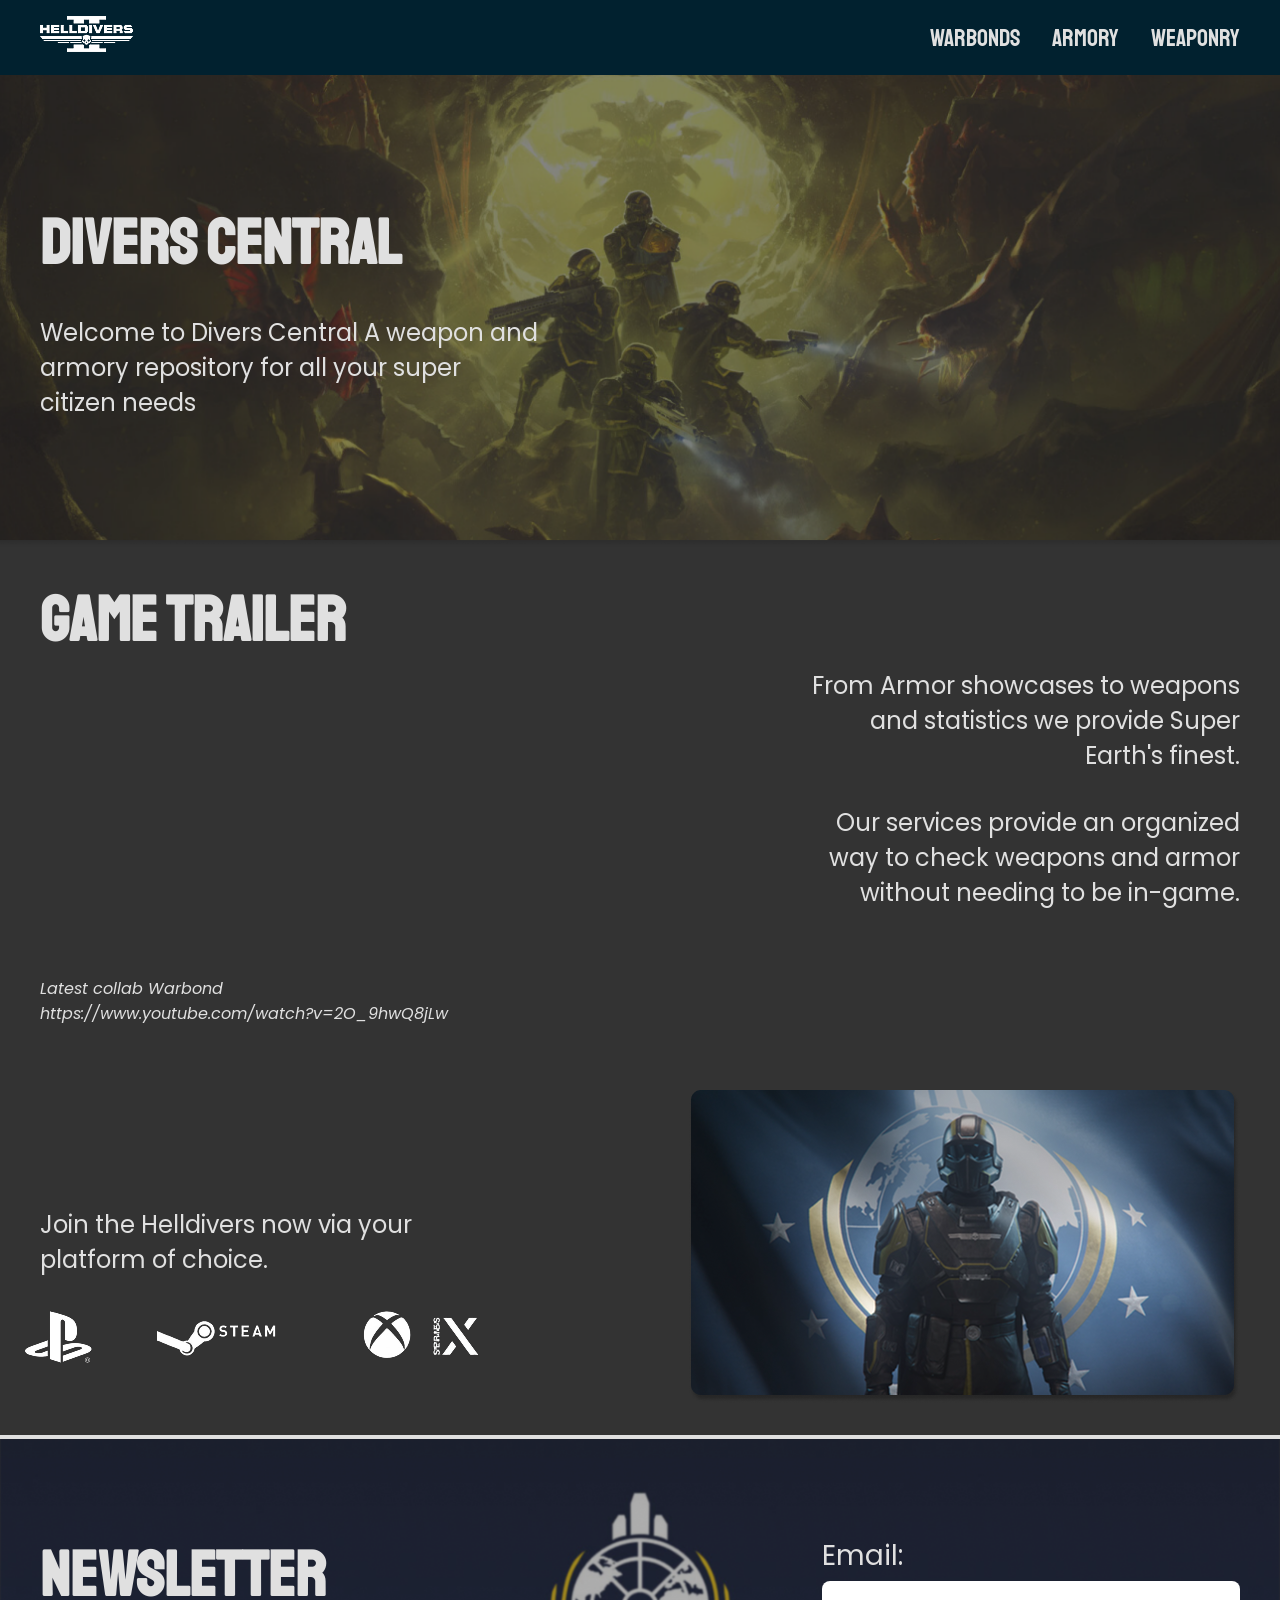
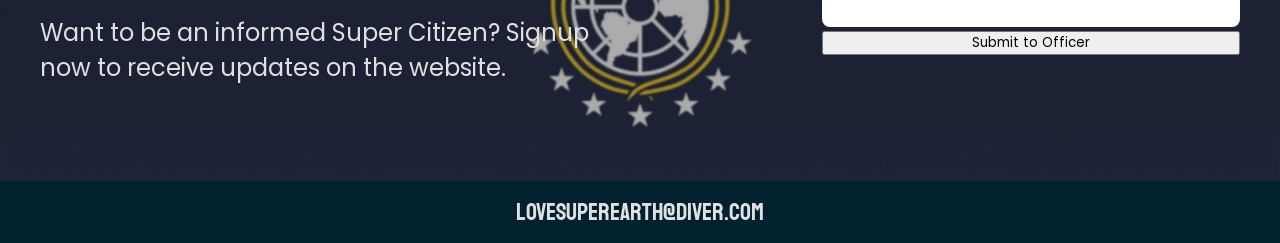
<file: index.html>
<!doctype html>
<html lang="en">
  <head>
    <meta charset="UTF-8" />
    <meta http-equiv="X-UA-Compatible" content="IE=edge" />
    <meta name="viewport" content="width=device-width, initial-scale=1" />
    <title>Divers Central</title>
    <link rel="stylesheet" href="./css/styles.css" />
    <link href="https://fonts.googleapis.com/icon?family=Material+Icons" rel="stylesheet">
    <link rel="stylesheet" href="https://fonts.googleapis.com/css2?family=Material+Symbols+Outlined:opsz,wght,FILL,GRAD@20..48,100..700,0..1,-50..200&icon_names=close,menu" />
    <link rel="icon" type="image/png" sizes="180x180" href="./img/logo.png">
  </head>
  <body>
    <header class="header">
      <div class="header__container">
        <a class="header__link" href="./index.html"><img class="header__logo" src="./img/logo.png" /></a>
        <nav class="header__nav" id="nav-pad">
          <ul class="header__list">
            <li class="header__list-item">
              <a class="header__link" href="./warbonds.html">WARBONDS</a>
            </li>
            <li class="header__list-item">
              <a class="header__link" href="./armory.html">ARMORY</a>
            </li>
            <li class="header__list-item">
              <a class="header__link" href="./weaponry.html">WEAPONRY</a>
            </li>
          </ul>
          <span class="header__exit material-symbols-outlined" id="erase">
          close
          </span>
        </nav>
        <span class="header__hamburger material-symbols-outlined" id="burgur">
        menu
        </span>
      </div>
    </header>
    <main class="main">
      <section class="hero">
        <div class="hero__container">
          <div class="hero__text">
            <h1 class="hero__heading">DIVERS CENTRAL</h1>
            <p class="hero__description">
              Welcome to Divers Central A weapon and armory repository for all your super citizen needs
            </p>
          </div>
        </div>
      </section>
      <section class="trailer">
        <div class="trailer__container">
          <h2 class="trailer__heading">GAME TRAILER</h2>
          <figure class="trailer__figure">
            <iframe
              class="trailer__iframe"
              width="550"
              height="300"
              src="https://www.youtube.com/embed/2O_9hwQ8jLw?si=bhLtDouCb4Htl7Zl"
              title="YouTube video player"
              frameborder="0"
              allow="accelerometer; autoplay; clipboard-write; encrypted-media; gyroscope; picture-in-picture; web-share"
              referrerpolicy="strict-origin-when-cross-origin"
              allowfullscreen
            ></iframe>
            <figcaption class="trailer__caption">
              <p class="trailer__text">
                From Armor showcases to weapons and statistics we provide Super Earth's finest.
              </p>
              <p class="trailer__text">
                Our services provide an organized way to check weapons and armor without needing to be in-game.
              </p>
            </figcaption>
          </figure>
          <div class="trailer__description">
            Latest collab Warbond<br />
            <a
              class="trailer__link"
              href="https://www.youtube.com/watch?v=2O_9hwQ8jLw"
              target="_blank"
              rel="noreferrer"
            >
              https://www.youtube.com/watch?v=2O_9hwQ8jLw
            </a>
          </div>
        </div>
      </section>
      <section class="platform">
        <div class="platform__container">
          <figure class="platform__figure">
            <img class="platform__image" src="./img/john-helldiver.png" alt="John Helldivers" />
            <figcaption class="platform__figcaption">
              <p class="platform__text">Join the Helldivers now via your platform of choice.</p>
              <ul class="platform__list">
                <li class="platform__list-item">
                  <a class="platform__link" href="https://www.playstation.com/en-ph/games/helldivers-2"
                    ><img class="platform__icon" src="./img/dc-ps-logo.png" alt="playstation-logo"
                  /></a>
                </li>
                <li class="platform__list-item">
                  <a class="platform__link" href="https://store.steampowered.com/app/553850/HELLDIVERS_2"
                    ><img class="platform__icon" src="./img/dc-steam-logo.png" alt="playstation-logo"
                  /></a>
                </li>
                <li class="platform__list-item">
                  <a class="platform__link" href="https://www.playstation.com/en-ph/games/helldivers-2"
                    ><img class="platform__icon" src="./img/xbox-logo.png" alt="xbox-logo"
                  /></a>
                </li>
              </ul>
            </figcaption>
          </figure>
        </div>
      </section>
      <section class="newsletter">
        <div class="newsletter__container">
          <div class="newsletter__description">
            <h2 class="newsletter__heading">NEWSLETTER</h2>
            <p class="newsletter__description">
              Want to be an informed Super Citizen? Signup now to receive updates on the website.
            </p>
          </div>
          <form class="newsletter__form">
            <div class="newsletter__field">
              <label class="newsletter__label" for="email">Email: </label>
              <input id="email" class="newsletter__input" />

              <button class="newsletter__button" type="submit">Submit to Officer</button>
            </div>
          </form>
        </div>
      </section>
    </main>
    <footer class="footer">
      <div class="footer__container">
        <a class="footer__link" href="mailto:lovesuperearth@diver.com">LOVESUPEREARTH@DIVER.COM</a>
      </div>
    </footer>
    <script src="./js/script.js"></script>
  </body>
</html>
</file>
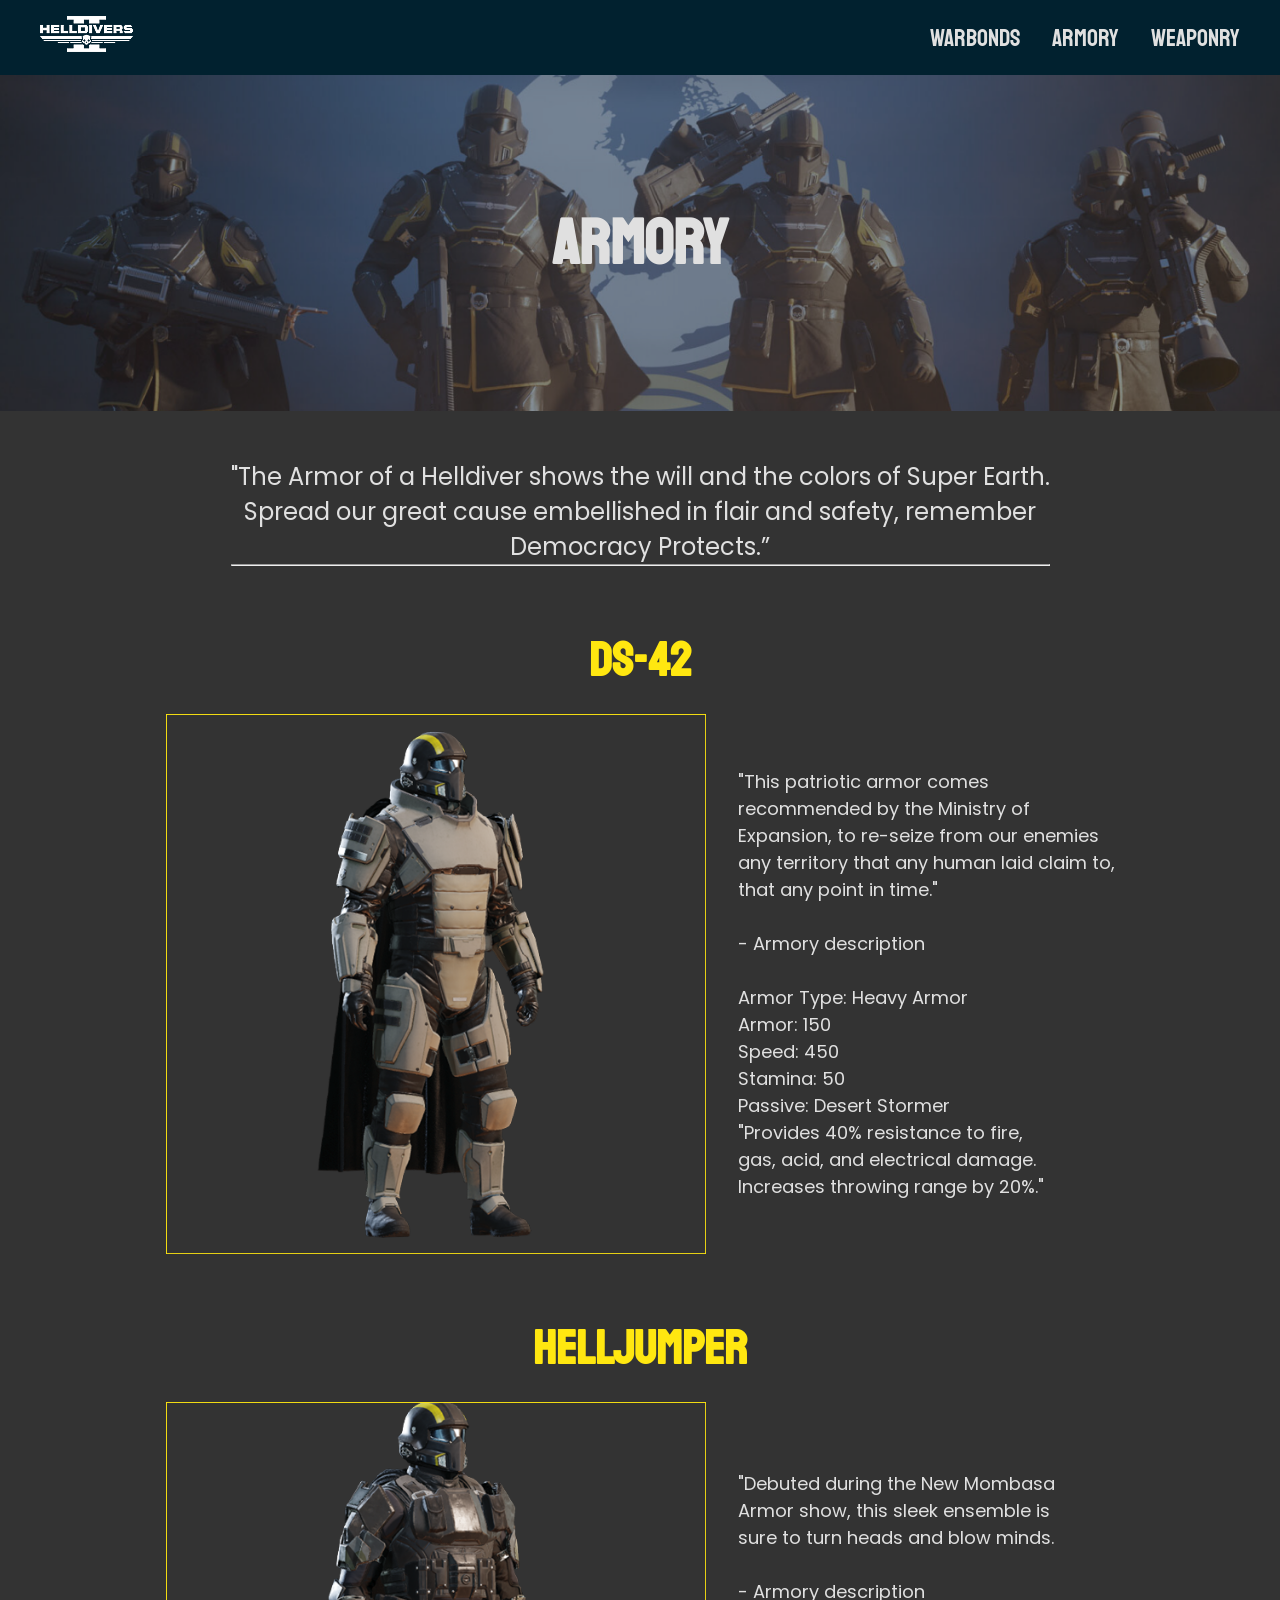
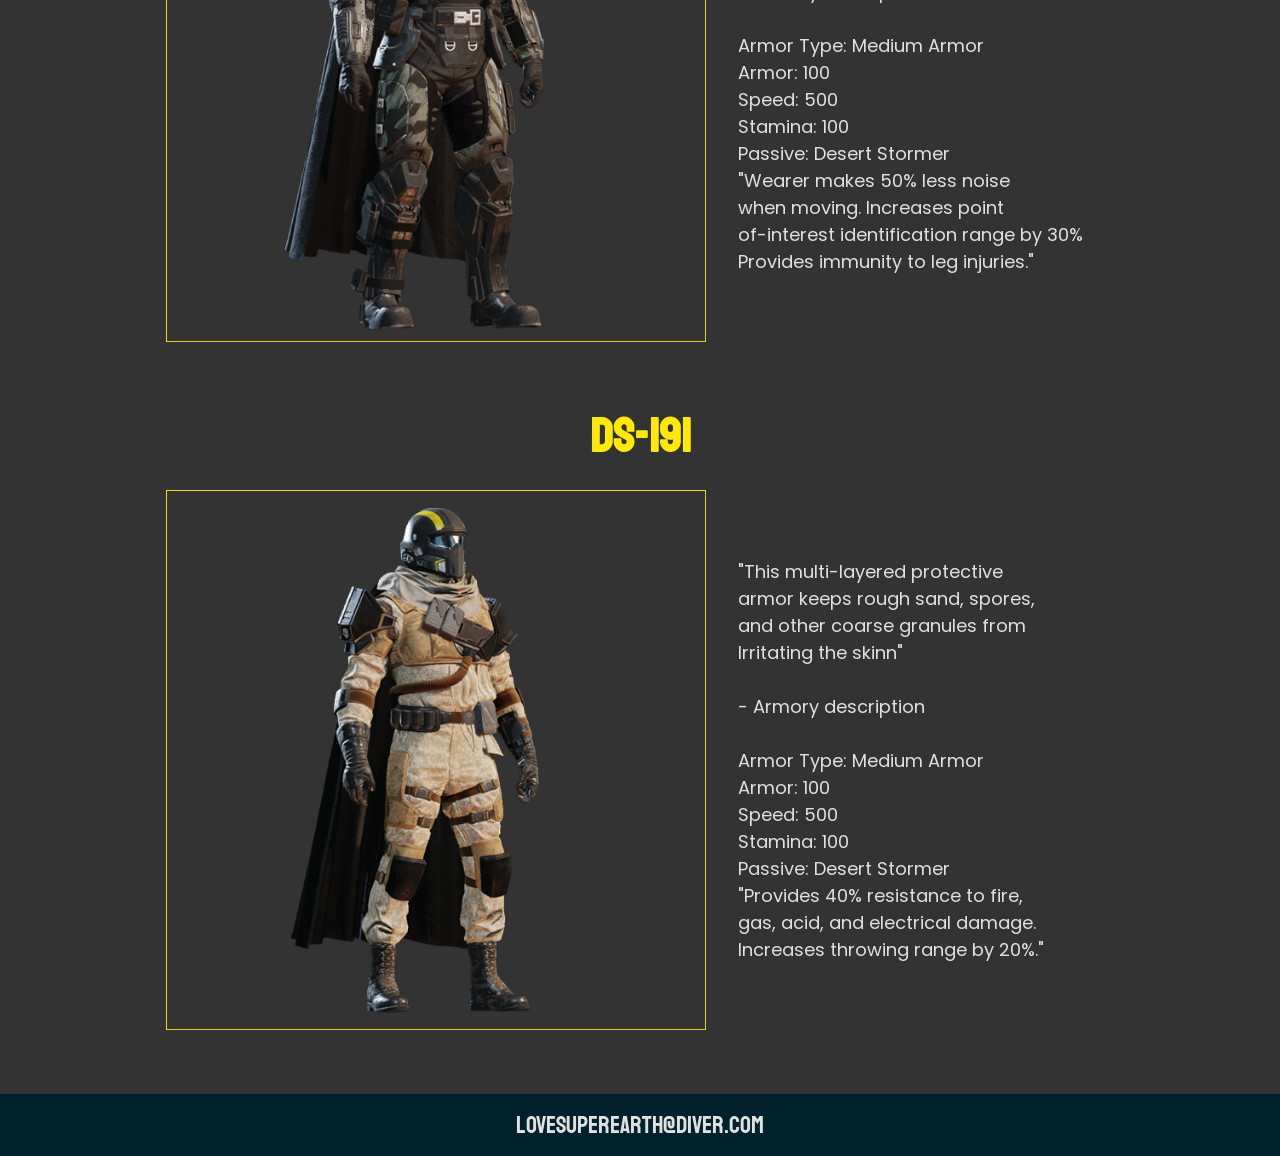
<file: armory.html>
<!doctype html>
<html lang="en">
  <head>
    <meta charset="UTF-8" />
    <meta http-equiv="X-UA-Compatible" content="IE=edge" />
    <meta name="viewport" content="width=device-width, initial-scale=1" />
    <title>Armory</title>
    <link rel="stylesheet" href="./css/styles.css" />
    <link rel="stylesheet" href="./css/armory-styles.css" />
    <link href="https://fonts.googleapis.com/icon?family=Material+Icons" rel="stylesheet">
    <link rel="stylesheet" href="https://fonts.googleapis.com/css2?family=Material+Symbols+Outlined:opsz,wght,FILL,GRAD@20..48,100..700,0..1,-50..200&icon_names=close,menu" />
    <link rel="icon" type="image/png" sizes="180x180" href="./img/logo.png">
  </head>
  <body>
    <header class="header">
      <div class="header__container">
        <a class="header__link" href="./index.html"><img class="header__logo" src="./img/logo.png" /></a>
        <nav class="header__nav" id="nav-pad">
          <ul class="header__list">
            <li class="header__list-item">
              <a class="header__link" href="./warbonds.html">WARBONDS</a>
            </li>
            <li class="header__list-item">
              <a class="header__link" href="./armory.html">ARMORY</a>
            </li>
            <li class="header__list-item">
              <a class="header__link" href="./weaponry.html">WEAPONRY</a>
            </li>
          </ul>
          <span class="header__exit material-symbols-outlined" id="erase">
          close
          </span>
        </nav>
        <span class="header__hamburger material-symbols-outlined" id="burgur">
        menu
        </span>
      </div>
    </header>
    <main class="main">
      <section class="armory__hero">
        <div class="armoryhero__container">
          <div class="hero__text">
            <h1 class="hero__heading">Armory</h1>
          </div>
        </div>
      </section>
      <section class="armory__quote">
        <div class="quote__container">
            <blockquote class="quote__text">
                "The Armor of a Helldiver shows the will and the colors of Super Earth.<br>
                 Spread our great cause embellished in flair and safety, remember<br>
                 Democracy Protects.”
            </blockquote>
            <hr class="quote__line">
        </div>
      </section>
      <section class="armory">
        <div class="armory__container">
          <h2 class="armor__name">DS-42</h2>
          <figure class="armory__figure">
            <img class="armory__image" src="./img/DS-42.png" alt="Dust Devils Image" />
            <figcaption class="armory__figcaption">
                "This patriotic armor comes<br>
                recommended by the Ministry of <br>
                Expansion, to re-seize from our enemies <br>
                any territory that any human laid claim to, <br>
                that any point in time." <br>
                <br>
                - Armory description <br>
                <br>
                Armor Type: Heavy Armor <br>
                Armor: 150 <br>
                Speed: 450 <br>
                Stamina: 50 <br>
                Passive: Desert Stormer <br>
                "Provides 40% resistance to fire,<br>
                gas, acid, and electrical damage.<br>
                Increases throwing range by 20%."<br>
            </figcaption>
          </figure>
          <h2 class="armor__name">Helljumper</h2>
          <figure class="armory__figure">
            <img class="armory__image" src="./img/hell-jumper.png" alt="ODST Collab image" />
            <figcaption class="armory__figcaption">
              "Debuted during the New Mombasa<br>
                Armor show, this sleek ensemble is<br>
                sure to turn heads and blow minds.<br>
                <br>
                - Armory description <br>
                <br>
                Armor Type: Medium Armor <br>
                Armor: 100 <br>
                Speed: 500 <br>
                Stamina: 100 <br>
                Passive: Desert Stormer <br>
                "Wearer makes 50% less noise<br>
                when moving. Increases point<br>
                of-interest identification range by 30%<br>
                Provides immunity to leg injuries."<br>
            </figcaption>
          </figure>
          <h2 class="armor__name">DS-191</h2>
          <figure class="armory__figure">
            <img class="armory__image" src="./img/DS-191.png" alt="ODST Collab image" />
            <figcaption class="armory__figcaption">
                "This multi-layered protective<br>
                armor keeps rough sand, spores,<br>
                and other coarse granules from<br>
                Irritating the skinn"<br>
                <br>
                - Armory description <br>
                <br>
                Armor Type: Medium Armor <br>
                Armor: 100 <br>
                Speed: 500 <br>
                Stamina: 100 <br>
                Passive: Desert Stormer <br>
                "Provides 40% resistance to fire,<br>
                gas, acid, and electrical damage.<br>
                Increases throwing range by 20%."<br>
            </figcaption>
          </figure>
        </div>
      </section>
    </main>
    <footer class="footer">
      <div class="footer__container">
        <a class="footer__link" href="mailto:lovesuperearth@diver.com">LOVESUPEREARTH@DIVER.COM</a>
      </div>
    </footer>
    <script src="./js/script.js"></script>
  </body>
</html>
</file>
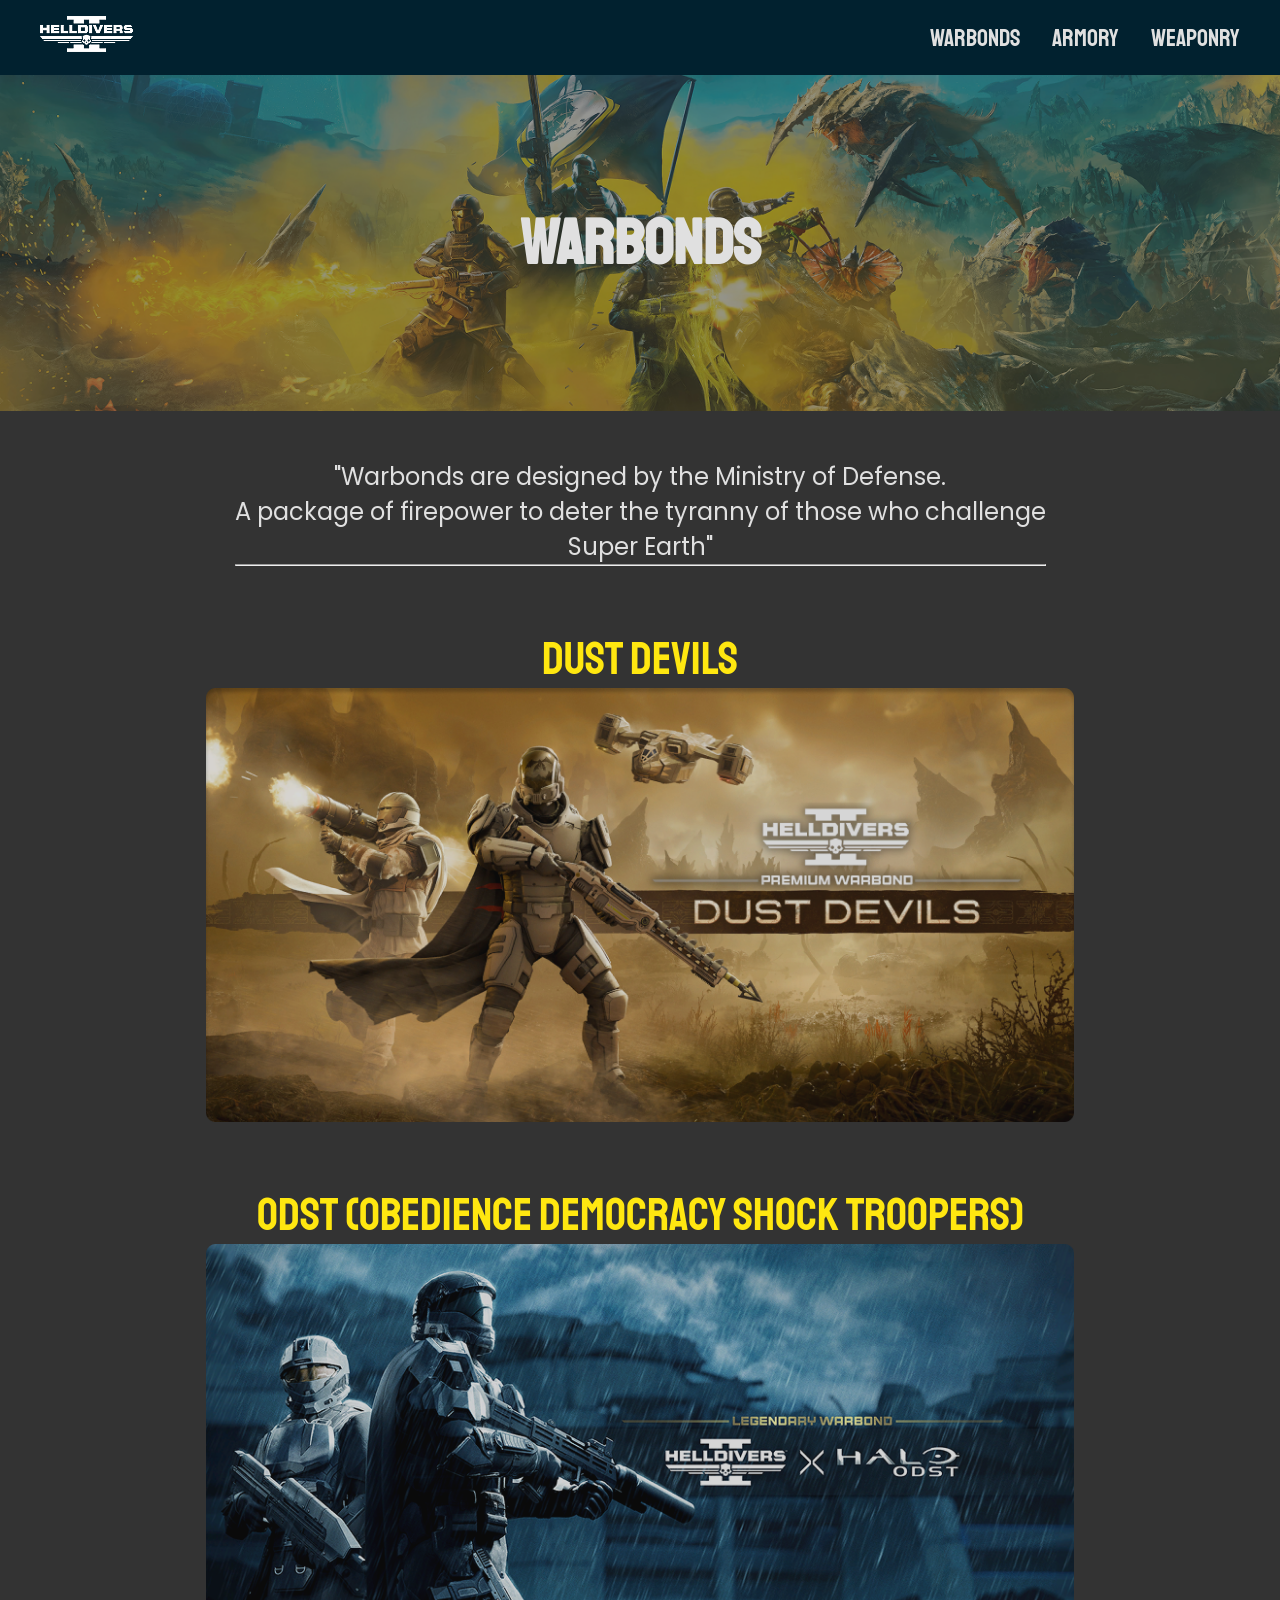
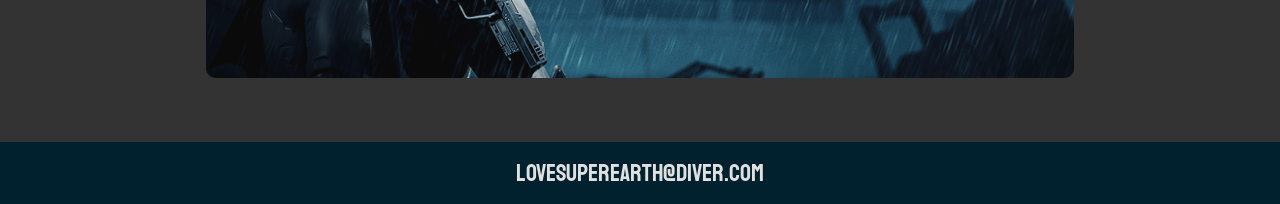
<file: warbonds.html>
<!doctype html>
<html lang="en">
  <head>
    <meta charset="UTF-8" />
    <meta http-equiv="X-UA-Compatible" content="IE=edge" />
    <meta name="viewport" content="width=device-width, initial-scale=1" />
    <title>Warbonds</title>
    <link rel="stylesheet" href="./css/styles.css" />
    <link rel="stylesheet" href="./css/warbonds-styles.css" />
    <link href="https://fonts.googleapis.com/icon?family=Material+Icons" rel="stylesheet">
    <link rel="stylesheet" href="https://fonts.googleapis.com/css2?family=Material+Symbols+Outlined:opsz,wght,FILL,GRAD@20..48,100..700,0..1,-50..200&icon_names=close,menu" />
    <link rel="icon" type="image/png" sizes="180x180" href="./img/logo.png">
  </head>
  <body>
    <header class="header">
      <div class="header__container">
        <a class="header__link" href="./index.html"><img class="header__logo" src="./img/logo.png" /></a>
        <nav class="header__nav" id="nav-pad">
          <ul class="header__list">
            <li class="header__list-item">
              <a class="header__link" href="./warbonds.html">WARBONDS</a>
            </li>
            <li class="header__list-item">
              <a class="header__link" href="./armory.html">ARMORY</a>
            </li>
            <li class="header__list-item">
              <a class="header__link" href="./weaponry.html">WEAPONRY</a>
            </li>
          </ul>
          <span class="header__exit material-symbols-outlined" id="erase">
          close
          </span>
        </nav>
        <span class="header__hamburger material-symbols-outlined" id="burgur">
        menu
        </span>
      </div>
    </header>
    <main class="main">
      <section class="warbonds__hero">
        <div class="warbondshero__container">
          <div class="hero__text">
            <h1 class="hero__heading">WARBONDS</h1>
          </div>
        </div>
      </section>
      <section class="warbond__quote">
        <div class="quote__container">
            <blockquote class="quote__text">
                "Warbonds are designed by the Ministry of  Defense.<br>
                A package of firepower to deter the tyranny of those who challenge <br>
                Super Earth"
            </blockquote>
            <hr class="quote__line">
        </div>
      </section>
      <section class="warbonds">
        <div class="warbonds__container">
          <figure class="dustdevils__figure">
            <img class="warbonds__image" src="./img/dust-devils.png" alt="Dust Devils Image" />
            <figcaption class="warbonds__figcaption">
              Dust Devils
            </figcaption>
          </figure>
          <figure class="odst__figure">
            <img class="warbonds__image" src="./img/odst.png" alt="ODST Collab image" />
            <figcaption class="warbonds__figcaption">
              ODST (Obedience Democracy Shock Troopers)
            </figcaption>
          </figure>
        </div>
      </section>
    </main>
    <footer class="footer">
      <div class="footer__container">
        <a class="footer__link" href="mailto:lovesuperearth@diver.com">LOVESUPEREARTH@DIVER.COM</a>
      </div>
    </footer>
    <script src="./js/script.js"></script>
  </body>
</html>
</file>
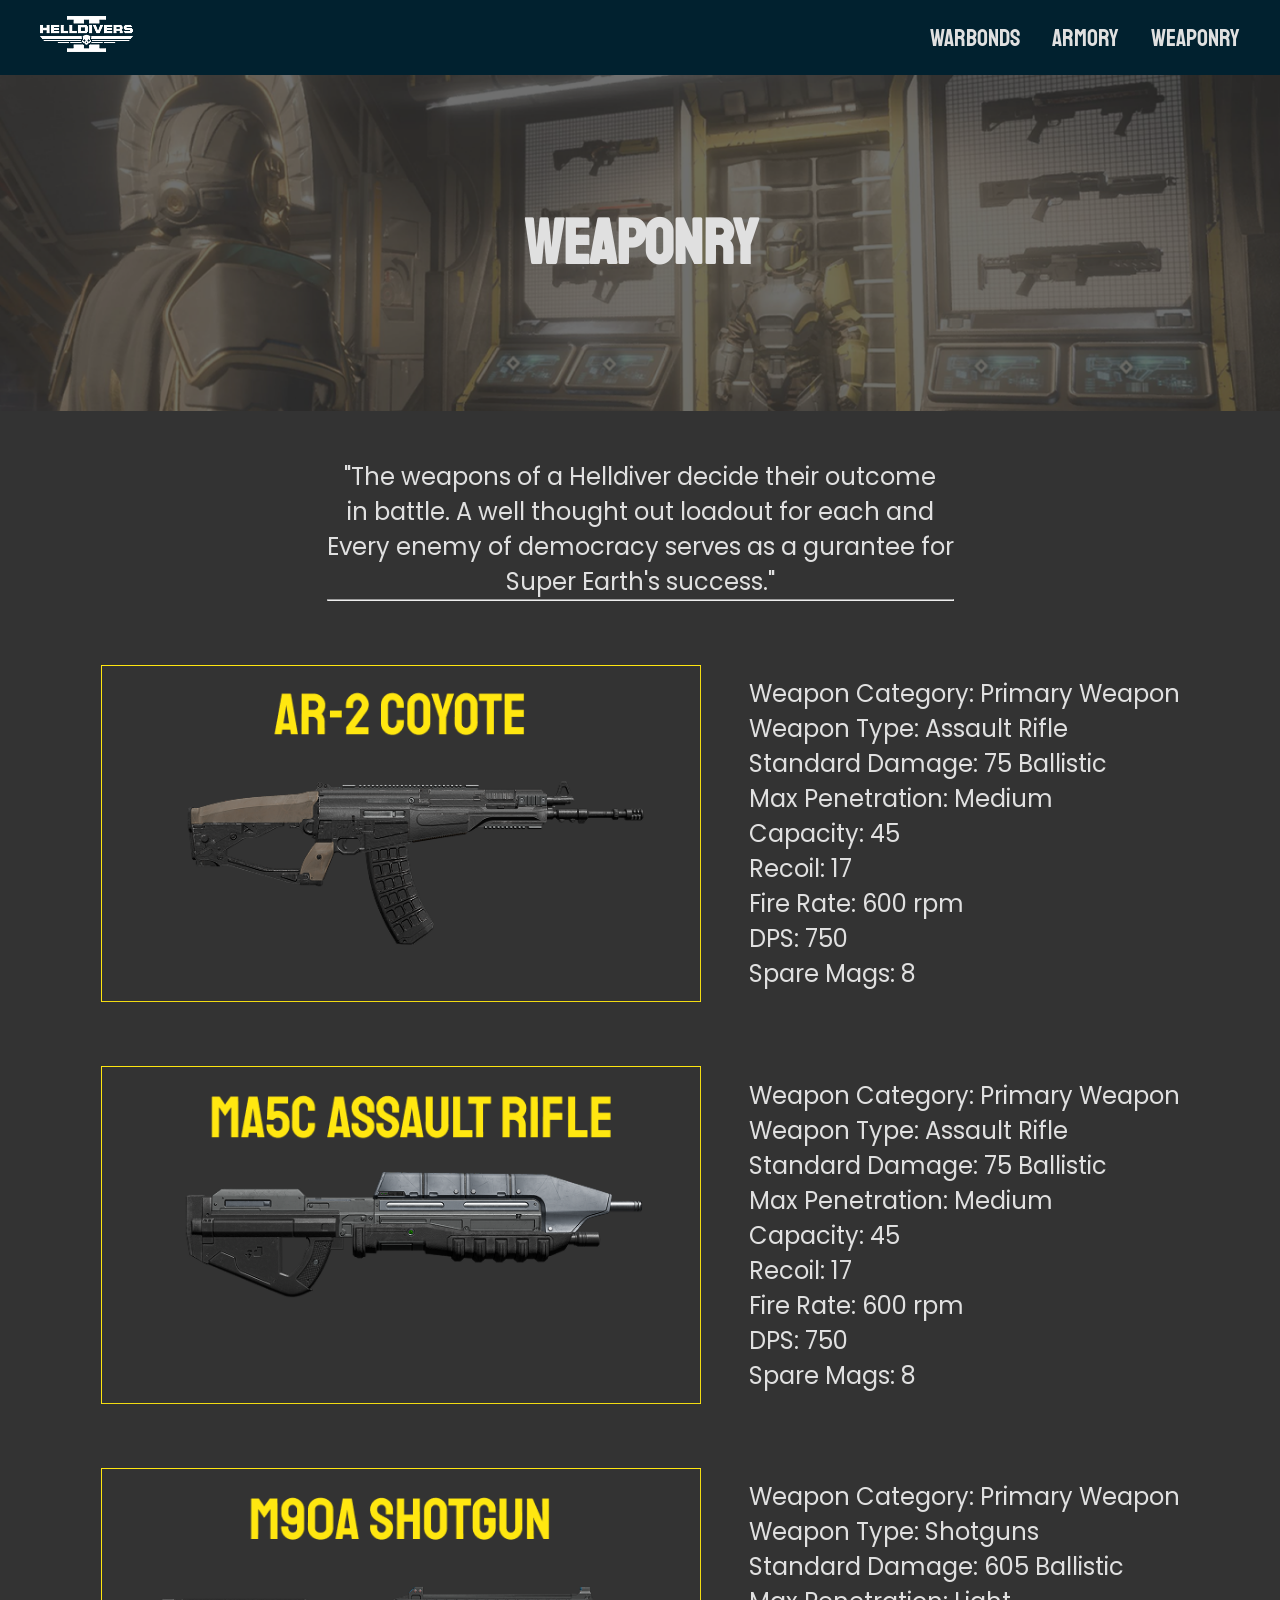
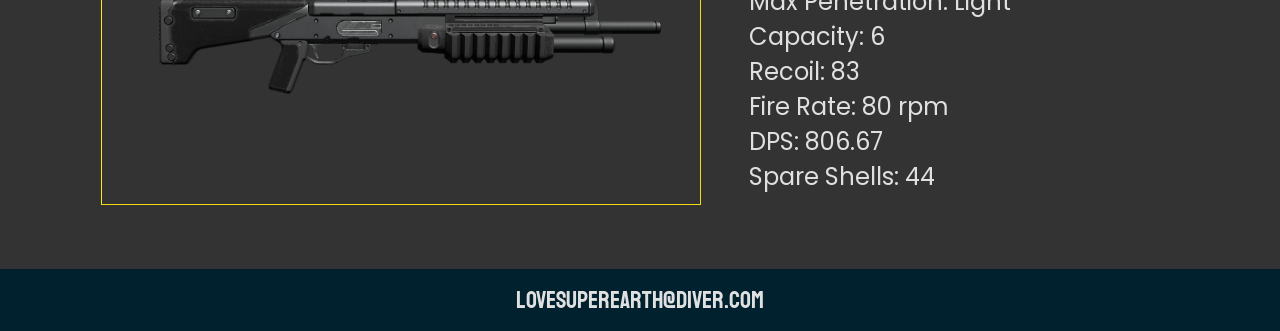
<file: weaponry.html>
<!doctype html>
<html lang="en">
  <head>
    <meta charset="UTF-8" />
    <meta http-equiv="X-UA-Compatible" content="IE=edge" />
    <meta name="viewport" content="width=device-width, initial-scale=1" />
    <title>Weaponry</title>
    <link rel="stylesheet" href="./css/styles.css" />
    <link rel="stylesheet" href="./css/weaponry-styles.css" />
    <link href="https://fonts.googleapis.com/icon?family=Material+Icons" rel="stylesheet">
    <link rel="stylesheet" href="https://fonts.googleapis.com/css2?family=Material+Symbols+Outlined:opsz,wght,FILL,GRAD@20..48,100..700,0..1,-50..200&icon_names=close,menu" />
    <link rel="icon" type="image/png" sizes="180x180" href="./img/logo.png">
  </head>
  <body>
    <header class="header">
      <div class="header__container">
        <a class="header__link" href="./index.html"><img class="header__logo" src="./img/logo.png" /></a>
        <nav class="header__nav" id="nav-pad">
          <ul class="header__list">
            <li class="header__list-item">
              <a class="header__link" href="./warbonds.html">WARBONDS</a>
            </li>
            <li class="header__list-item">
              <a class="header__link" href="./armory.html">ARMORY</a>
            </li>
            <li class="header__list-item">
              <a class="header__link" href="./weaponry.html">WEAPONRY</a>
            </li>
          </ul>
          <span class="header__exit material-symbols-outlined" id="erase">
          close
          </span>
        </nav>
        <span class="header__hamburger material-symbols-outlined" id="burgur">
        menu
        </span>
      </div>
    </header>
    <main class="main">
      <section class="weaponry__hero">
        <div class="weaponryhero__container">
          <div class="hero__text">
            <h1 class="hero__heading">WEAPONRY</h1>
          </div>
        </div>
      </section>
      <section class="weaponry__quote">
        <div class="quote__container">
            <blockquote class="quote__text">
                "The weapons of a Helldiver decide their outcome<br>
                 in battle. A well thought out loadout for each and<br>
                 Every enemy of democracy serves as a gurantee for <br>
                Super Earth's success."
            </blockquote>
            <hr class="quote__line">
        </div>
      </section>
      <section class="weaponry">
        <div class="weaponry__container">
          <figure class="weaponry__figure">
            <img class="weaponry__image" src="./img/ar-2.png" alt="AR-2 Coyote" />
            <figcaption class="weaponry__figcaption">
                Weapon Category: Primary Weapon<br>
                Weapon Type: Assault Rifle<br>
                Standard Damage: 75 Ballistic<br>
                Max Penetration:   Medium <br>
                Capacity: 45<br>
                Recoil: 17<br>
                Fire Rate: 600 rpm<br>
                DPS: 750<br>
                Spare Mags: 8<br>
            </figcaption>
          </figure>
          <figure class="weaponry__figure">
            <img class="weaponry__image" src="./img/ma5c.png" alt="MA5C Assault Rifle" />
            <figcaption class="weaponry__figcaption">
                Weapon Category: Primary Weapon<br>
                Weapon Type: Assault Rifle<br>
                Standard Damage: 75 Ballistic<br>
                Max Penetration:   Medium <br>
                Capacity: 45<br>
                Recoil: 17<br>
                Fire Rate: 600 rpm<br>
                DPS: 750<br>
                Spare Mags: 8<br>
            </figcaption>
          </figure>
          <figure class="weaponry__figure">
            <img class="weaponry__image" src="./img/m901.png" alt="M901 Shotgun" />
            <figcaption class="weaponry__figcaption">
                Weapon Category: Primary Weapon<br>
                Weapon Type: Shotguns<br>
                Standard Damage: 605 Ballistic<br>
                Max Penetration:    Light <br>
                Capacity: 6<br>
                Recoil: 83<br>
                Fire Rate: 80 rpm<br>
                DPS: 806.67<br>
                Spare Shells: 44<br>
            </figcaption>
          </figure>
        </div>
      </section>
    </main>
    <footer class="footer">
      <div class="footer__container">
        <a class="footer__link" href="mailto:lovesuperearth@diver.com">LOVESUPEREARTH@DIVER.COM</a>
      </div>
    </footer>
    <script src="./js/script.js"></script>
  </body>
</html>
</file>
<file: css/styles.css>
@import url("https://fonts.googleapis.com/css2?family=Poppins:ital,wght@0,100;0,200;0,300;0,400;0,500;0,600;0,700;0,800;0,900;1,100;1,200;1,300;1,400;1,500;1,600;1,700;1,800;1,900&family=Staatliches&display=swap");

:root {
  --color-helldiverblack-bg: #222323;
  --color-helldivergray: #333333;
  --color-helldiverlightgray: #555555;
  --color-superearthwhite: #e0e0e0;
  --color-superearthblue: #01212f;
  --color-helldiveryellow: #FFE710;
  --font-poppins: "Poppins", sans-serif;
  --font-staatliches: "Staatliches", sans-serif;
  --max-width: 1200px;
}

* {
  padding: 0;
  margin: 0;
  gap: 0;
  box-sizing: border-box;
  font-family: var(--font-poppins);
}

body {
  display: flex;
  flex-direction: column;
  align-items: center;
  background-color: var(--color-helldivergray);
}

li {
  list-style-type: none;
}

a {
  text-decoration: none;
  color: inherit;
}

.header {
  display: flex;
  background-color: var(--color-superearthblue);
  color: var(--color-superearthwhite);
  width: 100%;
  justify-content: center;
  align-items: center;
  padding: 1rem 2rem;
}

.header__container {
  display: flex;
  justify-content: space-between;
  width: 100%;
  max-width: var(--max-width);
  align-items: center;
}

.header__hamburger.material-symbols-outlined{
  display: none;
}

.header__exit.material-symbols-outlined {
  display: none;
}

.header__list {
  display: flex;
  gap: 2rem;
}

.header__link {
  font-family: var(--font-staatliches);
  font-size: 24px;
}

.main {
  background-color: var(--color-helldivergray);
  color: var(--color-superearthwhite);
  width: 100%;
  display: flex;
  flex-direction: column;
  align-items: center;
}

.hero {
  display: flex;
  color: var(--color-superearthwhite);
  background-image: url("../img/dc-lp-hero.png");
  background-repeat: no-repeat;
  width: 100%;
  padding: 8rem 2rem;
  object-fit: cover;
  background-position: center;
  display: flex;
  justify-content: center;
  align-items: center;
  background-size: cover;
}

.hero__container {
  width: 100%;
  display: flex;
  max-width: var(--max-width);
}

.hero__text {
  display: flex;
  flex-direction: column;
  gap: 2rem;
  width: 100%;
}

.hero__heading {
  font-size: 64px;
  font-family: var(--font-staatliches);
  width: 100%;
}

.hero__description {
  font-size: 24px;
  font-family: var(--font-poppins);
  width: 100%;
  max-width: 500px;
}

.trailer {
  display: flex;
  justify-content: center;
  align-items: center;
  background-color: var(--color-helldivergray);
  color: var(--color-superearthwhite);
  width: 100%;
  padding: 2rem;
}

.trailer__container {
  display: flex;
  flex-direction: column;
  width: 100%;
  max-width: var(--max-width);
  gap: 0.5rem;
}

.trailer__heading {
  font-size: 64px;
  font-family: var(--font-staatliches);
}

.trailer__figure {
  display: flex;
  gap: 4rem;
  justify-content: space-between;
}

.trailer__iframe {
  border-radius: 0.5rem;
}

.trailer__caption {
  font-family: var(--font-poppins);
  font-size: 24px;
  gap: 2rem;
  display: flex;
  flex-direction: column;
  max-width: 450px;
}

.trailer__text {
  text-align: right;
}

.trailer__description {
  font-style: italic;
  font-family: var(--font-poppins);
}

.platform {
  width: 100%;
  display: flex;
  justify-content: center;
  align-items: center;
  padding: 2rem;
}

.platform__container {
  width: 100%;
  display: flex;
  justify-content: center;
  max-width: var(--max-width);
}

.platform__figure {
  display: flex;
  justify-content: space-between;
  width: 100%;
  flex-direction: row-reverse;
  align-items: flex-end;
}

.platform__figcaption {
  display: flex;
  flex-direction: column;
  max-width: 450px;
  width: 100%;
}

.platform__text {
  font-family: var(--font-poppins);
  font-size: 24px;
}

.platform__list {
  display: flex;
  justify-content: center;
  align-items: center;
  gap: 4rem;
}

.newsletter {
  width: 100%;
  display: flex;
  justify-content: center;
  align-items: center;
  background-repeat: no-repeat;
  background-image: url("../img/super-earth-flag.png");
  border-top: 0.25rem solid var(--color-superearthwhite);
  object-fit: contain;
  background-position: center;
  background-size: cover;
  padding: 6rem 2rem;
}

.newsletter__container {
  display: flex;
  width: 100%;
  max-width: var(--max-width);
  justify-content: space-between;
}

.newsletter__heading {
  font-family: var(--font-staatliches);
  font-size: 64px;
}

.newsletter__description {
  font-family: var(--font-poppins);
  font-size: 24px;
  width: 100%;
  max-width: 600px;
}

.newsletter__form {
  display: flex;
}

.newsletter__field {
  display: flex;
  flex-direction: column;
  gap: 0.25rem;
}

.newsletter__label {
  font-family: var(--font-poppins);
  font-size: 28px;
}

.newsletter__input {
  border: 0;
  border-radius: 0.5rem;
  font-size: 20px;
  padding: 0.5rem 1rem;
}

.footer {
  display: flex;
  justify-content: center;
  width: 100%;
  background-color: var(--color-superearthblue);
  color: var(--color-superearthwhite);
  align-items: center;
  padding: 1rem;
}

.footer__container {
  width: 100%;
  max-width: var(--max-width);
  display: flex;
  justify-content: center;
}

.footer__link {
  font-family: var(--font-staatliches);
  font-size: 24px;
}

/*phone css*/
@media (max-width: 600px){
  /*Hero Image changes*/
  .header {
    width: 100%;
  }

  .header__logo {
    height: 25px;
    width: auto;
  }

  .header__hamburger.material-symbols-outlined{
    display: flex;
  }

  .header__exit.material-symbols-outlined {
    display: flex;
    position: absolute;
    top: 1rem;
    left: 1rem;
  }

  .header__nav {
    display: flex;
    top: 0;
    right: -250px;
    height: 100vh;
    width: 100%;
    max-width: 250px;
    position: fixed;
    background-color: var(--color-superearthblue);
    flex-direction: column;
    align-items: flex-end;
    font-size: 3rem;
    transition: .3s ease;
    padding: 1rem;
  }

  .header__link {
    text-align: right;
  }

  .header__nav.active {
    right: 0;
  }

  .header__list {
    flex-direction: column;
    gap: 2rem;
  }

  .header__list-item {
    display: flex;
    justify-content: flex-end;
    font-size: 24px;
    width: 100%;
  }

  .hero {
    flex-direction: column;
    width: 100%;
    max-height: 350px;
  }

  .hero__container {
    align-items: center;
    text-align: center;
    gap: 1em;
  }

  .hero__text {
    gap: 0.1rem;
  }

  .hero__heading {
    font-size: 32px;
  }

  .hero__description {
    font-size: 16px;
  }
  
  .body {
    display: flex;
    flex-direction: column;
    align-items: center;
  }

  .trailer__container{
    align-items: center;
  }

  .trailer__heading {
    text-align: center;
    font-size: 32px;
  }

  .trailer__iframe {
    width: 100%;
  }

  .trailer__figure {
    flex-direction: column-reverse;
  }

  .trailer__text{
    text-align: center;
    font-size: 16px;
  }

  .trailer__description {
    text-align: center;
    font-size: 12px;
  }

  .platform {
    flex-direction: column;
    justify-content: center;
  }

  .platform__container{
    text-align: center;
    align-items: center;
  }

  .platform__figure {
    justify-content: center ;
    align-items: center;
  }

  .platform__text {
    text-align: center;
    align-items: center;
    font-size: 16px;
  }
  
  .platform__image {
    display: none;
  }
  
  .platform__list {
    gap: 1.5em;
  }

  .platform__icon {
    height: 40px;
    width: auto;
  }

  .newsletter {
    flex-direction: column;
    max-height: 500px;
  }

  .newsletter__container {
    flex-direction: column;
  }

  .newsletter__heading {
    font-size: 32px;
  }

  .newsletter__description {
    font-size: 16px;
  }

  .newsletter__label {
    font-size: 24px;
  }

  .newsletter__form {
    gap: 2rem;
  }
}

@media (max-width: 1200px) {
  .platform__image {
    display: none;
  }

  .trailer__figure {
    align-items: center;
    flex-direction: column;
  }

  .trailer__container {
    align-items: center;
  }

  .trailer__text{
    text-align: center;
  }

  .trailer__description {
    text-align: center;
  }

  .platform__figure {
    justify-content: center ;
    align-items: center;
    text-align: center;
  }
}
</file>
<file: css/armory-styles.css>
/*Warbonds specific styles*/
@import url("https://fonts.googleapis.com/css2?family=Poppins:ital,wght@0,100;0,200;0,300;0,400;0,500;0,600;0,700;0,800;0,900;1,100;1,200;1,300;1,400;1,500;1,600;1,700;1,800;1,900&family=Staatliches&display=swap");

:root {
  --color-helldiverblack-bg: #222323;
  --color-helldivergray: #333333;
  --color-helldiverlightgray: #555555;
  --color-superearthwhite: #e0e0e0;
  --color-superearthblue: #01212f;
  --color-helldiveryellow: #FFE710;
  --font-poppins: "Poppins", sans-serif;
  --font-staatliches: "Staatliches", sans-serif;
  --max-width: 1200px;
}

.armory {
    display: flex;
    flex-direction: column;
}

.armory__hero {
  display: flex;
  color: var(--color-superearthwhite);
  background-image: url("../img/armory-hero.png");
  background-repeat: no-repeat;
  width: 100%;
  padding: 8rem 2rem;
  object-fit: cover;
  background-position: center;
  justify-content: center;
  align-items: center;
  background-size: cover;
}


.armoryhero__container {
    display: flex;
    flex-direction: column;
    align-items: center;
    text-align: center;
    
}

.armory__figcaption {
    display: flex;
    flex-direction: row;
    align-items: center;
    font-size: 18px;
    gap: 2em;
    font-family: var(--font-poppins);
}

.armor__name {
    font-family: var(--font-staatliches);
    color: var(--color-helldiveryellow);
    font-size: 48px;
    text-align: center;
    padding-bottom: 0.5em;
}

.armory__figure {
    display: flex;
    flex-direction: row;
    gap: 2em;
    padding-bottom: 4em;
}

.quote__line {
    display: flex;
    flex-direction: column;
}

.quote__container {
    display: flex;
    flex-direction: column;
    padding-top: 3em;
    padding-bottom: 4em;
}

.quote__text {
    font-size: 24px;
    text-align: center;
    font-family: var(--font-poppins);
}

.armory__image {
    width: 100%;
    max-width: 540px;
    height: auto;
    padding: 0, 1em;
}


/*Tablet port css*/
@media (max-width: 1200px){
    .armory__figure{
        flex-direction: column;
        align-items: center;
    }

    .quote__text {
    font-size: 24px;
    text-align: center;
    font-family: var(--font-poppins);  
    }

    .armory__figcaption {
        font-size: 18px;
        text-align: center;
    }

    .armory__image {
    width: 100%;
    max-width: 540px;
    height: auto;
    padding: 0, 1em;
}
}

/*Mobile Port css*/
@media (max-width: 600px){
    .armory__figure{
        flex-direction: column;
        align-items: center;
        padding: 1rem;
    }

    .quote__text {
    font-size: 18px;
    text-align: center;
    font-family: var(--font-poppins);  
    }

    .armory__figcaption {
        font-size: 14px;
        text-align: center;
    }

    .armory__image {
    width: 100%;
    max-width: 540px;
    height: auto;
    }
}
</file>
<file: css/warbonds-styles.css>
/*Warbonds specific styles*/
@import url("https://fonts.googleapis.com/css2?family=Poppins:ital,wght@0,100;0,200;0,300;0,400;0,500;0,600;0,700;0,800;0,900;1,100;1,200;1,300;1,400;1,500;1,600;1,700;1,800;1,900&family=Staatliches&display=swap");

:root {
  --color-helldiverblack-bg: #222323;
  --color-helldivergray: #333333;
  --color-helldiverlightgray: #555555;
  --color-superearthwhite: #e0e0e0;
  --color-superearthblue: #01212f;
  --color-helldiveryellow: #FFE710;
  --font-poppins: "Poppins", sans-serif;
  --font-staatliches: "Staatliches", sans-serif;
  --max-width: 1200px;
}

.warbonds__hero {
  display: flex;
  color: var(--color-superearthwhite);
  background-image: url("../img/warbonds-hero.png");
  background-repeat: no-repeat;
  width: 100%;
  padding: 8rem 2rem;
  object-fit: cover;
  background-position: center;
  justify-content: center;
  align-items: center;
  background-size: cover;
}


.warbondshero__container {
    display: flex;
    flex-direction: column;
    align-items: center;
    text-align: center;
    gap: 1em;
}

.warbonds__figcaption {
    display: flex;
    flex-direction: column;
    align-items: center;
    font-size: 46px;
    gap: 2em;
    font-family: var(--font-staatliches);
    color: var(--color-helldiveryellow);
}

.quote__line {
    display: flex;
    flex-direction: column;
}

.quote__container {
    display: flex;
    flex-direction: column;
    padding-top: 3em;
    padding-bottom: 4em;
}

.quote__text {
    font-size: 24px;
    text-align: center;
    font-family: var(--font-poppins);
}

.warbonds {
    width: 100%;
    max-width: 900px;
    height: auto;
}

.dustdevils__figure {
    display: flex;
    flex-direction: column-reverse;
    padding: 0 1rem;
}

.odst__figure {
    display: flex;
    flex-direction: column-reverse;
    padding: 4rem 1rem;
}

/*Mobile Port css*/
@media (max-width: 600px){
    .quote__text {
    font-size: 18px;
    text-align: center;
    font-family: var(--font-poppins);  
    }

    .warbonds__figcaption {
    display: flex;
    flex-direction: column;
    align-items: center;
    font-size: 32px;
    gap: 2em;
    font-family: var(--font-staatliches);
    color: var(--color-helldiveryellow);
    }
}
</file>
<file: css/weaponry-styles.css>
/*Warbonds specific styles*/
@import url("https://fonts.googleapis.com/css2?family=Poppins:ital,wght@0,100;0,200;0,300;0,400;0,500;0,600;0,700;0,800;0,900;1,100;1,200;1,300;1,400;1,500;1,600;1,700;1,800;1,900&family=Staatliches&display=swap");

:root {
  --color-helldiverblack-bg: #222323;
  --color-helldivergray: #333333;
  --color-helldiverlightgray: #555555;
  --color-superearthwhite: #e0e0e0;
  --color-superearthblue: #01212f;
  --color-helldiveryellow: #FFE710;
  --font-poppins: "Poppins", sans-serif;
  --font-staatliches: "Staatliches", sans-serif;
  --max-width: 1200px;
}

.weaponry {
    display: flex;
    flex-direction: column;
}

.weaponry__hero {
  display: flex;
  color: var(--color-superearthwhite);
  background-image: url("../img/weaponry-hero.png");
  background-repeat: no-repeat;
  width: 100%;
  padding: 8rem 2rem;
  object-fit: cover;
  background-position: center;
  justify-content: center;
  align-items: center;
  background-size: cover;
}


.weaponryhero__container {
    display: flex;
    flex-direction: row;
    align-items: center;
    text-align: center;
    gap: 1em;
}

.weaponry__figcaption {
    display: flex;
    flex-direction: row;
    align-items: center;
    font-size: 24px;
    gap: 2em;
    font-family: var(--font-poppins);
}

.weaponry__figure {
    display: flex;
    flex-direction: row;
    gap: 3em;
    padding-bottom: 4em;
}

.quote__line {
    display: flex;
    flex-direction: column;
}

.quote__container {
    display: flex;
    flex-direction: column;
    padding-top: 3em;
    padding-bottom: 4em;
}

.quote__text {
    font-size: 24px;
    text-align: center;
    font-family: var(--font-poppins);
}

.weaponry__image {
    width: 100%;
    max-width: 600px;
    height: auto;
}


/*Tablet port css*/
@media (max-width: 1200px){
    .weaponry__figure{
        flex-direction: column;
        align-items: center;
    }

    .quote__text {
    font-size: 24px;
    text-align: center;
    font-family: var(--font-poppins);  
    }

    .weaponry__figcaption {
        font-size: 18px;
        text-align: center;
    }
}

/*Mobile Port css*/
@media (max-width: 600px){
    .weaponry__figure{
        flex-direction: column;
        align-items: center;
        padding: 1rem;
    }

    .quote__text {
    font-size: 18px;
    text-align: center;
    font-family: var(--font-poppins);  
    }

    .weaponry__figcaption {
        font-size: 14px;
        text-align: center;
    }
}
</file>
